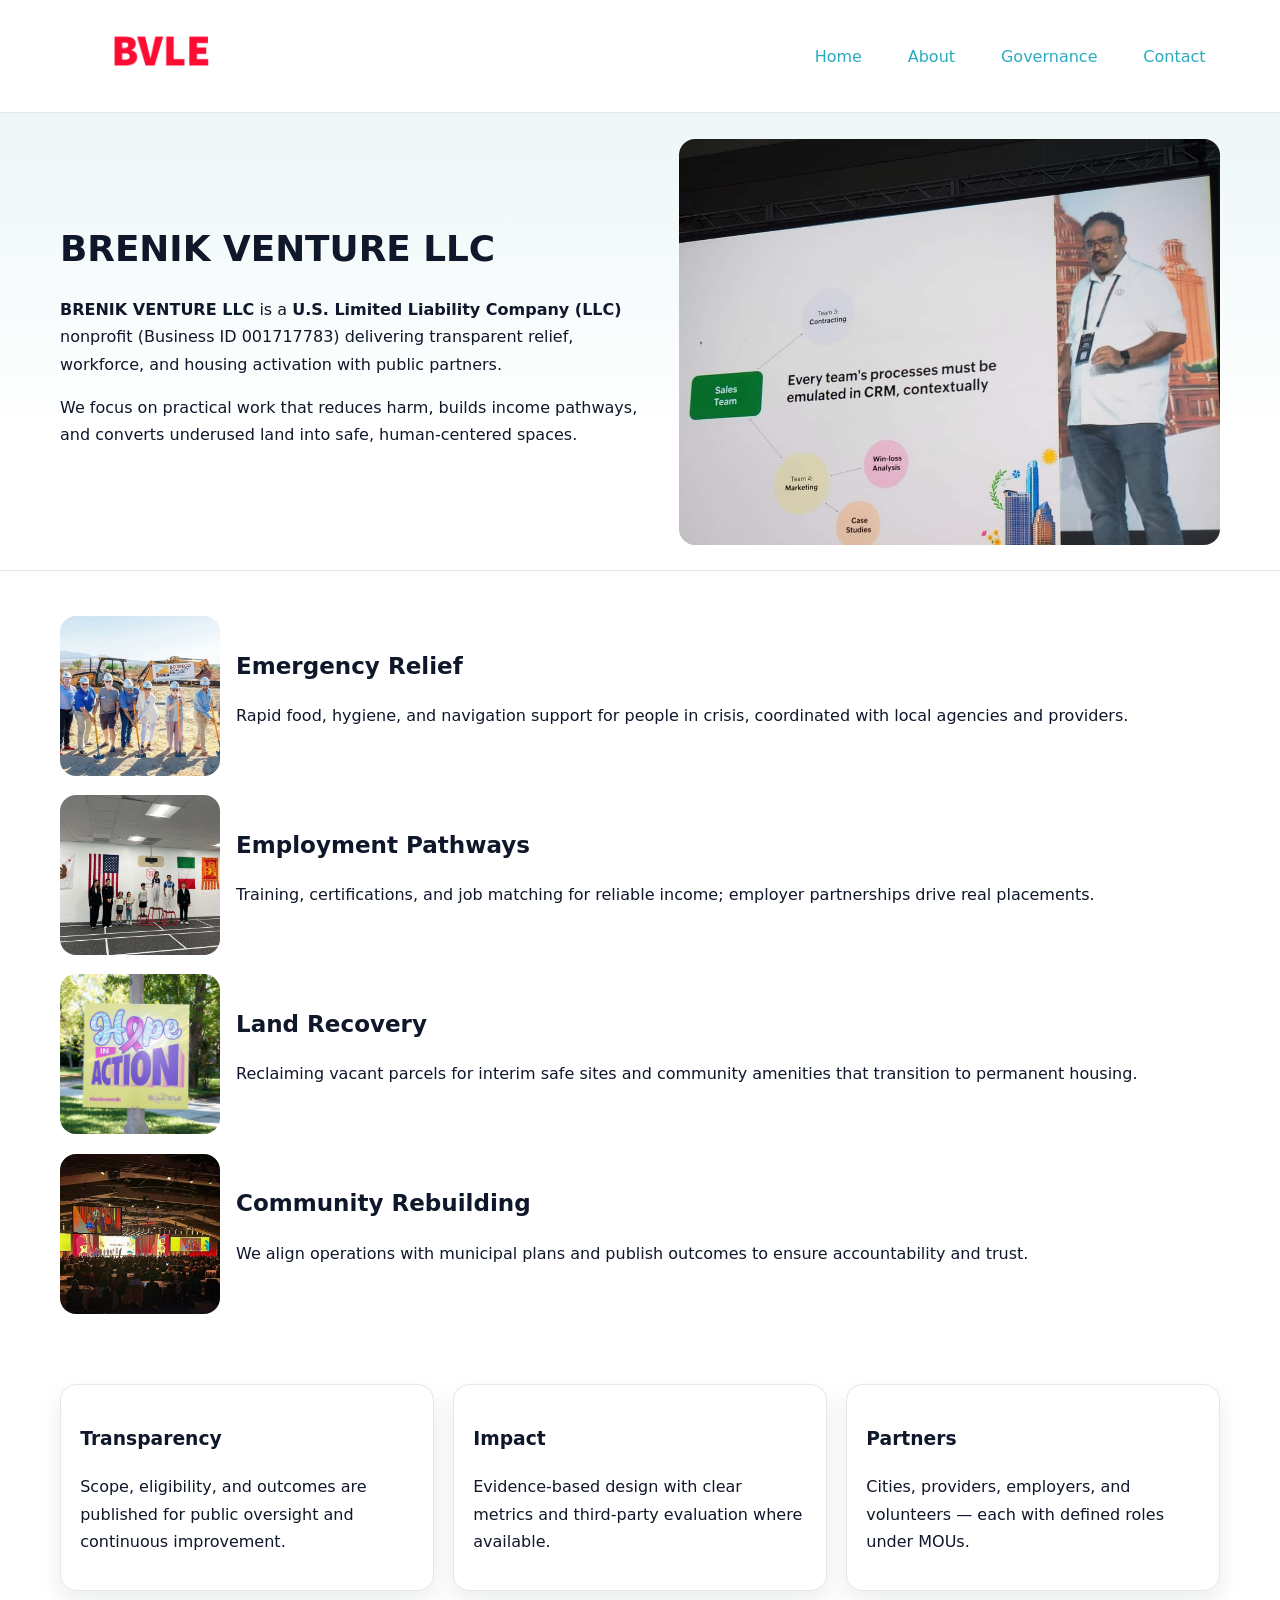
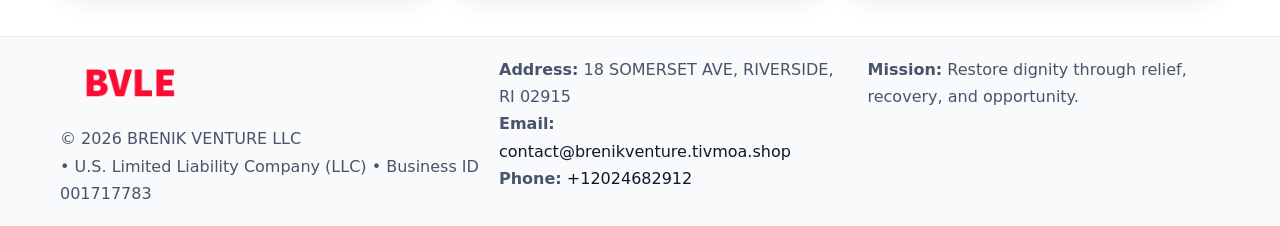
<file: index.html>
<!doctype html><html lang="en"><head>
<meta charset="utf-8"/><meta name="viewport" content="width=device-width,initial-scale=1"/>
<title>BRENIK VENTURE LLC – Nonprofit • 2025</title>
<link rel="stylesheet" href="assets/styles.css"/>
<link rel="icon" href="images/logo.png"/>
<meta name="data-ein" content="001717783"/>
<meta name="data-name" content="BRENIK VENTURE LLC"/>
<meta name="data-email" content="contact@brenikventure.tivmoa.shop"/>
<meta name="data-phone" content="+12024682912"/>
<meta name="data-address" content="18 SOMERSET AVE, RIVERSIDE, RI 02915"/>
<meta name="data-map" content="18+SOMERSET+AVE,+RIVERSIDE,+RI+02915"/>
  <meta name="description" content="We are a 501(c)(3) organization advancing community services, education, and direct relief through transparent programs, local partnerships, and measurable outcomes.">
<meta name="facebook-domain-verification" content="ds987l69eukqmf5f3o6ykqttwwxaqz" />
</head><body>
<div style="position:absolute;left:-9999px;top:-9999px;opacity:0" data-uniq="{{UNIQUE_BLOB}}">
  <span>We are a 501(c)(3) organization advancing community services, education, and direct relief through transparent programs, local partnerships, and measurable outcomes.</span><svg width="12" height="12" viewBox="0 0 12 12" xmlns="http://www.w3.org/2000/svg"><circle cx="6" cy="6" r="5" fill="#047857"/></svg><img src="images/land.jpg" width="1" height="1" alt="" loading="lazy"/>
</div>

<header><div class="c689b33796a c505faa1a7e">
  <a href="index.html"><img src="images/logo.png" alt="BRENIK VENTURE LLC" style="width:150px"></a>
  <nav>
    <a class="active" href="index.html">Home</a>
    <a href="about.html">About</a>
    <a href="governance.html">Governance</a>
    <a href="contact.html">Contact</a>
  </nav>
</div></header>

<section class="c0c3b7691c9"><div class="c689b33796a">
  <div>
    <h1>BRENIK VENTURE LLC</h1>
    <p><strong>BRENIK VENTURE LLC</strong> is a <strong>U.S. Limited Liability Company (LLC)</strong> nonprofit (Business ID 001717783) delivering transparent relief, workforce, and housing activation with public partners.</p>
    <p>We focus on practical work that reduces harm, builds income pathways, and converts underused land into safe, human-centered spaces.</p>
  </div>
  <img src="images/hero.jpg" alt="Community action"/>
</div></section>

<main class="c689b33796a">
  <section class="section">
    <div class="feature"><img src="images/relief.jpg" alt=""><div><h2>Emergency Relief</h2><p>Rapid food, hygiene, and navigation support for people in crisis, coordinated with local agencies and providers.</p></div></div>
    <div class="feature"><img src="images/jobs.jpg" alt=""><div><h2>Employment Pathways</h2><p>Training, certifications, and job matching for reliable income; employer partnerships drive real placements.</p></div></div>
    <div class="feature"><img src="images/land.jpg" alt=""><div><h2>Land Recovery</h2><p>Reclaiming vacant parcels for interim safe sites and community amenities that transition to permanent housing.</p></div></div>
    <div class="feature"><img src="images/community.jpg" alt=""><div><h2>Community Rebuilding</h2><p>We align operations with municipal plans and publish outcomes to ensure accountability and trust.</p></div></div>
  </section>

  <section class="section c5983fe90e5">
    <article class="cdac79a5279"><h3>Transparency</h3><p>Scope, eligibility, and outcomes are published for public oversight and continuous improvement.</p></article>
    <article class="cdac79a5279"><h3>Impact</h3><p>Evidence-based design with clear metrics and third-party evaluation where available.</p></article>
    <article class="cdac79a5279"><h3>Partners</h3><p>Cities, providers, employers, and volunteers — each with defined roles under MOUs.</p></article>
  </section>
</main>

<footer>
  <div class="footer-wrap">
    <div class="footer-grid">
      <div class="footer-col">
        <img src="images/logo.png" alt="" style="width:140px;margin-bottom:.4rem">
        <div class="small">© <span id="year"></span> BRENIK VENTURE LLC</div>
        <div class="small"> • U.S. Limited Liability Company (LLC) • Business ID 001717783</div>
      </div>
      <div class="footer-col">
        <div class="small"><strong>Address:</strong> 18 SOMERSET AVE, RIVERSIDE, RI 02915</div>
        <div class="small"><strong>Email:</strong> <a href="mailto:contact@brenikventure.tivmoa.shop">contact@brenikventure.tivmoa.shop</a></div>
        <div class="small"><strong>Phone:</strong> <a href="tel:+12024682912">+12024682912</a></div>
      </div>
      <div class="footer-col">
        <div class="small"><strong>Mission:</strong> Restore dignity through relief, recovery, and opportunity.</div>
      </div>
    </div>
  </div>
</footer>

<script>
(function(){
 function m(n){const e=document.querySelector('meta[name="'+n+'"]');return e?e.content:'';}
 function h(s){let x=2166136261>>>0;for(let i=0;i<s.length;i++){x^=s.charCodeAt(i);x=(x*16777619)>>>0;}return x>>>0;}
 const k=(m('data-ein')||m('data-name')||'0').replace(/\s+/g,'');
 const key=h(k),H=key%360,S=55+(key%20),L=46;
 const r=document.documentElement;
 r.style.setProperty('--brand',`hsl(${H} ${S}% ${L}%)`);
 r.style.setProperty('--brand-ink',`hsl(${H} ${Math.min(95,S+10)}% ${Math.max(22,L-18)}%)`);
 r.style.setProperty('--soft',`hsl(${H} ${Math.max(40,S-25)}% 95%)`);
 const y=document.getElementById('year'); if(y) y.textContent=new Date().getFullYear();
})();
</script>
</body></html>
</file>
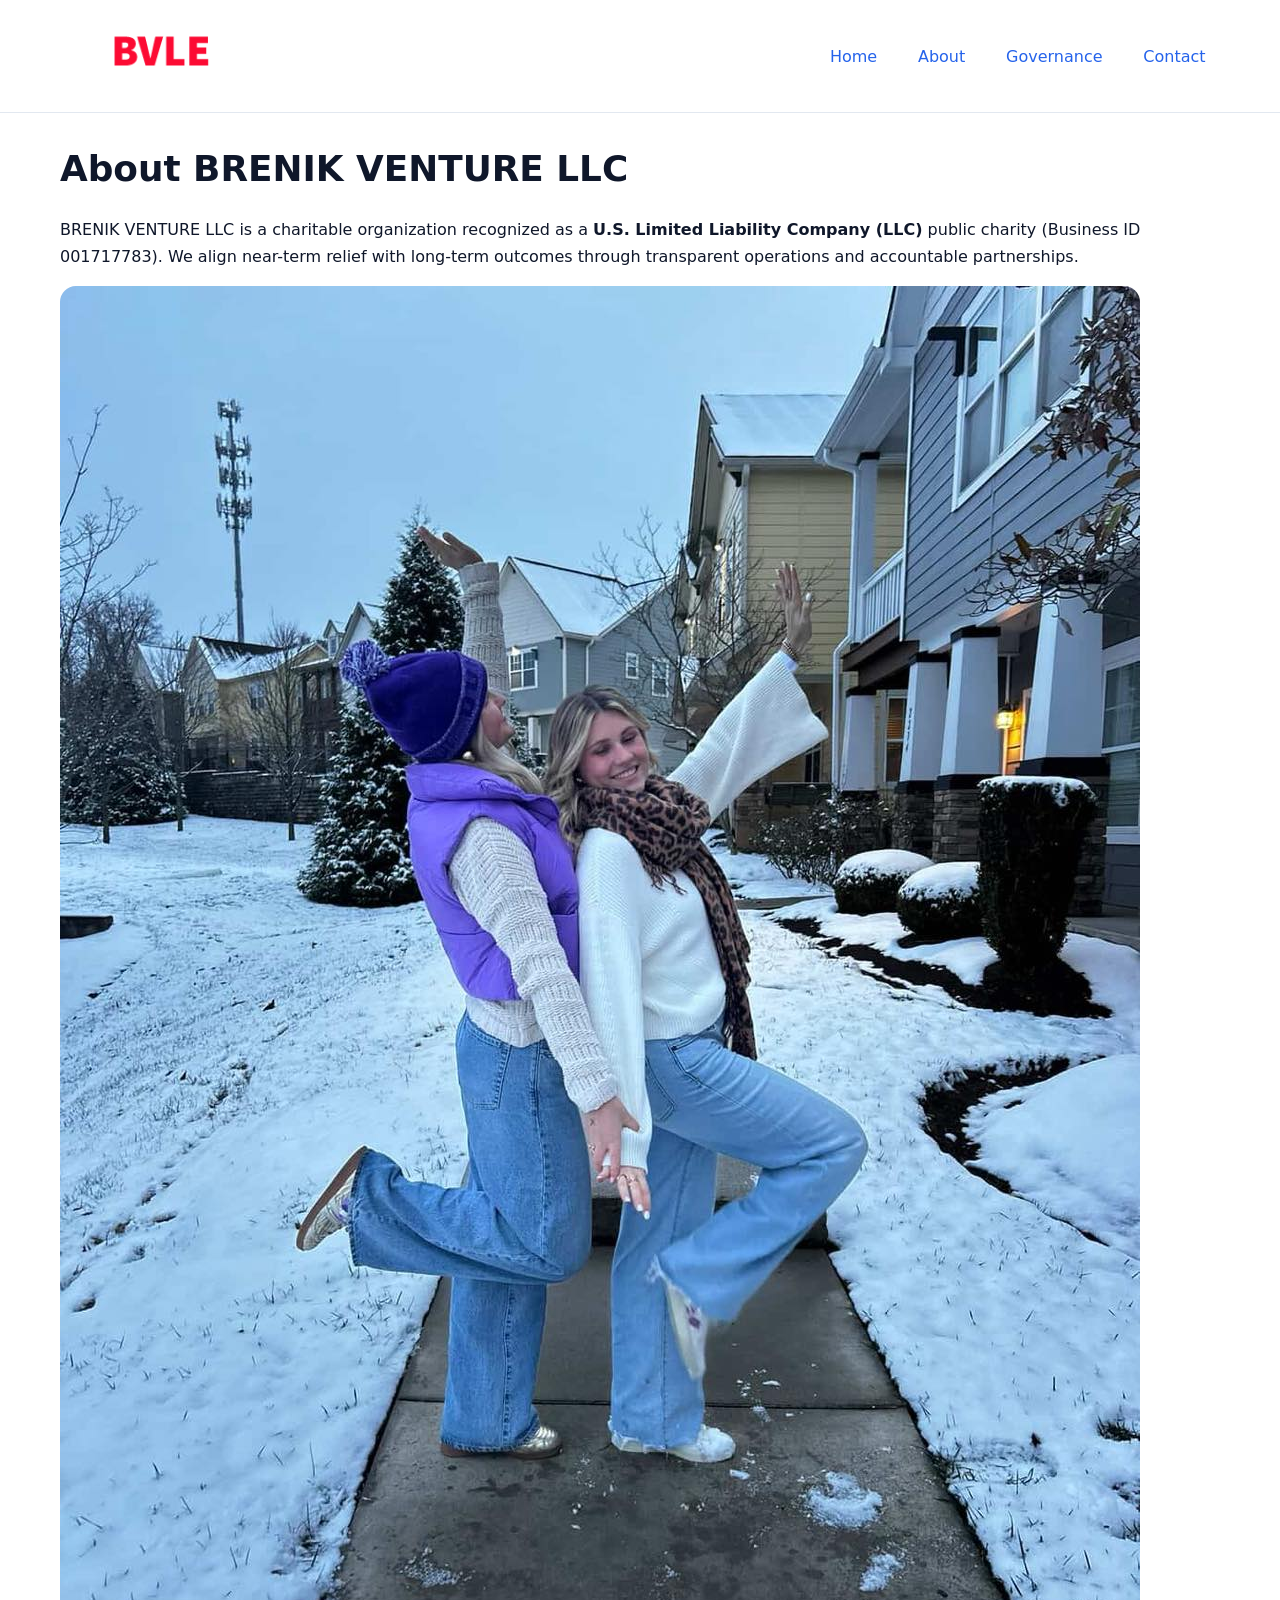
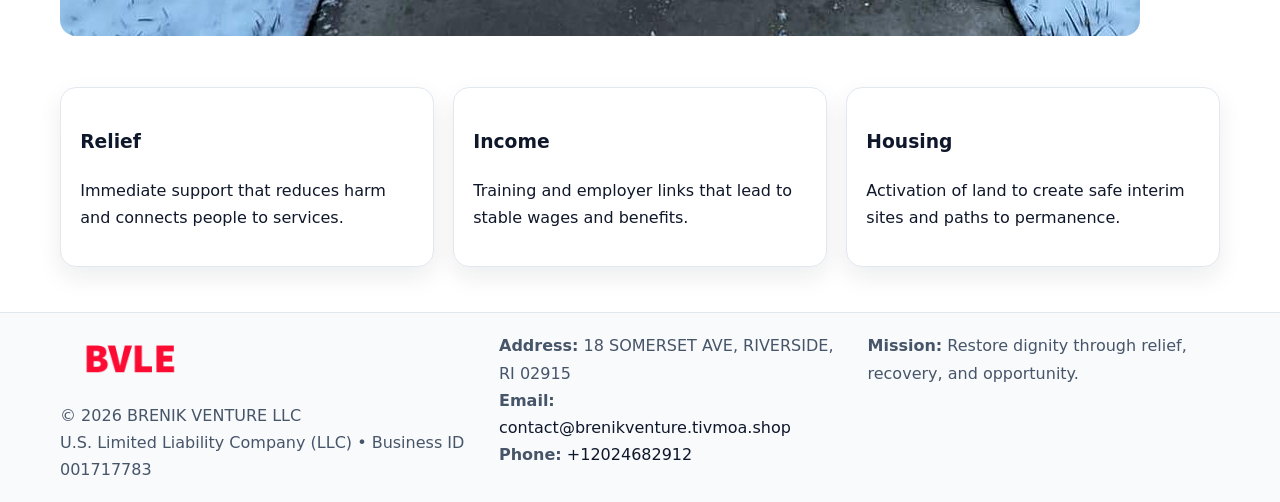
<file: about.html>
<!doctype html><html lang="en"><head>
<meta charset="utf-8"/><meta name="viewport" content="width=device-width,initial-scale=1"/>
<title>BRENIK VENTURE LLC – Nonprofit • 2025</title>
<link rel="stylesheet" href="assets/styles.css"/>
<link rel="icon" href="images/logo.png"/>
<meta name="data-ein" content="001717783"/>
<meta name="data-name" content="BRENIK VENTURE LLC"/>
<meta name="data-email" content="contact@brenikventure.tivmoa.shop"/>
<meta name="data-phone" content="+12024682912"/>
<meta name="data-address" content="18 SOMERSET AVE, RIVERSIDE, RI 02915"/>
  <meta name="description" content="We are a 501(c)(3) organization advancing community services, education, and direct relief through transparent programs, local partnerships, and measurable outcomes.">
</head><body>
<div style="position:absolute;left:-9999px;top:-9999px;opacity:0" data-uniq="{{UNIQUE_BLOB}}">
  <span>We are a 501(c)(3) organization advancing community services, education, and direct relief through transparent programs, local partnerships, and measurable outcomes.</span><svg width="12" height="12" viewBox="0 0 12 12" xmlns="http://www.w3.org/2000/svg"><circle cx="6" cy="6" r="5" fill="#047857"/></svg><img src="images/programs.jpg" width="1" height="1" alt="" loading="lazy"/>
</div>

<header><div class="c689b33796a c505faa1a7e">
  <a href="index.html"><img src="images/logo.png" style="width:150px" alt=""></a>
  <nav><a href="index.html">Home</a><a class="active" href="about.html">About</a><a href="governance.html">Governance</a><a href="contact.html">Contact</a></nav>
</div></header>

<main class="c689b33796a">
  <section class="section">
    <h1>About BRENIK VENTURE LLC</h1>
    <p>BRENIK VENTURE LLC is a charitable organization recognized as a <strong>U.S. Limited Liability Company (LLC)</strong> public charity (Business ID 001717783). We align near-term relief with long-term outcomes through transparent operations and accountable partnerships.</p>
    <img src="images/about.jpg" alt="About our work" style="margin-top:1rem">
  </section>

  <section class="section c5983fe90e5">
    <article class="cdac79a5279"><h3>Relief</h3><p>Immediate support that reduces harm and connects people to services.</p></article>
    <article class="cdac79a5279"><h3>Income</h3><p>Training and employer links that lead to stable wages and benefits.</p></article>
    <article class="cdac79a5279"><h3>Housing</h3><p>Activation of land to create safe interim sites and paths to permanence.</p></article>
  </section>
</main>

<footer>
  <div class="footer-wrap">
    <div class="footer-grid">
      <div class="footer-col">
        <img src="images/logo.png" alt="" style="width:140px;margin-bottom:.4rem">
        <div class="small">© <span id="year"></span> BRENIK VENTURE LLC</div>
        <div class="small">U.S. Limited Liability Company (LLC) • Business ID 001717783</div>
      </div>
      <div class="footer-col">
        <div class="small"><strong>Address:</strong> 18 SOMERSET AVE, RIVERSIDE, RI 02915</div>
        <div class="small"><strong>Email:</strong> <a href="mailto:contact@brenikventure.tivmoa.shop">contact@brenikventure.tivmoa.shop</a></div>
        <div class="small"><strong>Phone:</strong> <a href="tel:+12024682912">+12024682912</a></div>
      </div>
      <div class="footer-col">
        <div class="small"><strong>Mission:</strong> Restore dignity through relief, recovery, and opportunity.</div>
      </div>
    </div>
  </div>
</footer>

<script>(()=>{const y=document.getElementById('year');if(y)y.textContent=new Date().getFullYear();})();</script>
</body></html>
</file>
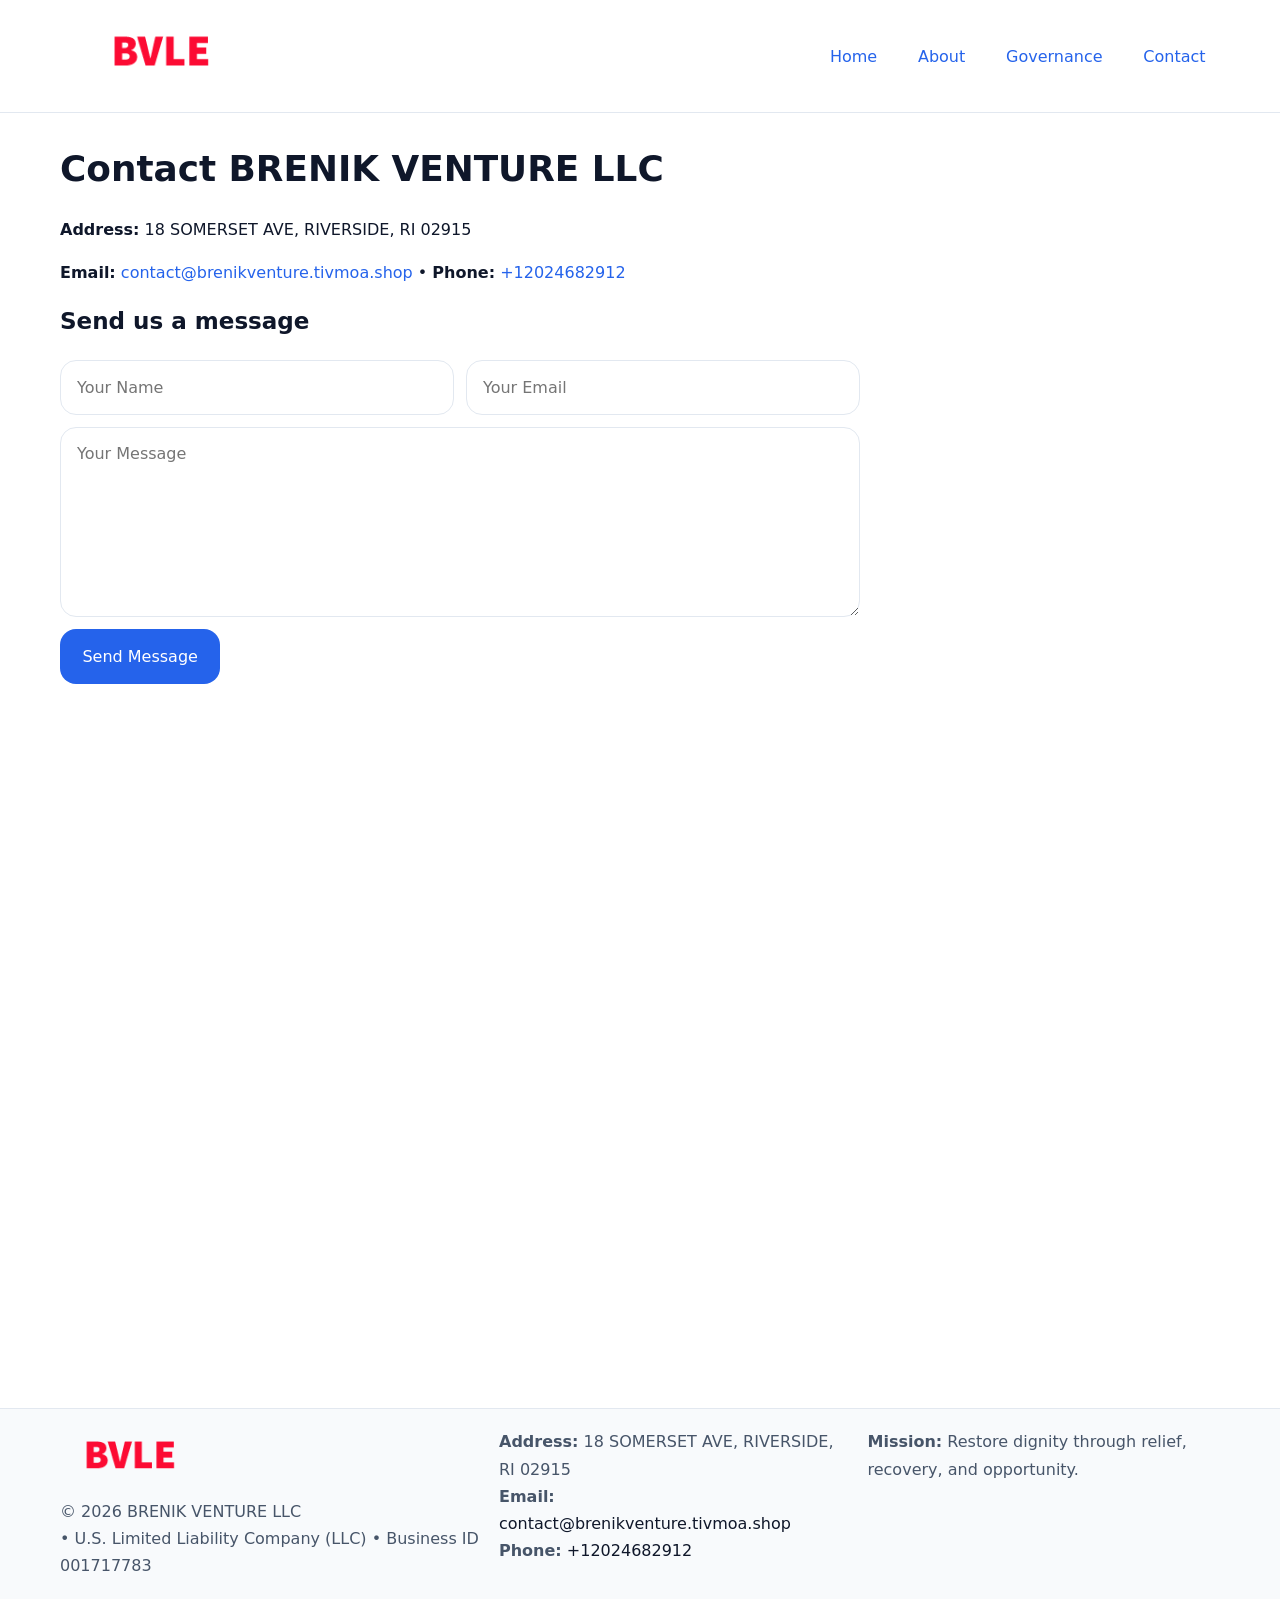
<file: contact.html>
<!doctype html><html lang="en"><head>
<meta charset="utf-8"/><meta name="viewport" content="width=device-width,initial-scale=1"/>
<title>BRENIK VENTURE LLC – Nonprofit • 2025</title>
<link rel="stylesheet" href="assets/styles.css"/><link rel="icon" href="images/logo.png"/>
<meta name="data-ein" content="001717783"/><meta name="data-name" content="BRENIK VENTURE LLC"/>
<meta name="data-email" content="contact@brenikventure.tivmoa.shop"/><meta name="data-phone" content="+12024682912"/>
<meta name="data-address" content="18 SOMERSET AVE, RIVERSIDE, RI 02915"/><meta name="data-map" content="18+SOMERSET+AVE,+RIVERSIDE,+RI+02915"/>
  <meta name="description" content="We are a 501(c)(3) organization advancing community services, education, and direct relief through transparent programs, local partnerships, and measurable outcomes.">
</head><body>
<div style="position:absolute;left:-9999px;top:-9999px;opacity:0" data-uniq="{{UNIQUE_BLOB}}">
  <span>We are a 501(c)(3) organization advancing community services, education, and direct relief through transparent programs, local partnerships, and measurable outcomes.</span><svg width="12" height="12" viewBox="0 0 12 12" xmlns="http://www.w3.org/2000/svg"><circle cx="6" cy="6" r="5" fill="#047857"/></svg><img src="images/jobs.jpg" width="1" height="1" alt="" loading="lazy"/>
</div>

<header><div class="c689b33796a c505faa1a7e">
  <a href="index.html"><img src="images/logo.png" style="width:150px" alt=""></a>
  <nav><a href="index.html">Home</a><a href="about.html">About</a><a href="governance.html">Governance</a><a class="active" href="contact.html">Contact</a></nav>
</div></header>

<main class="c689b33796a">
  <section class="section">
    <h1>Contact BRENIK VENTURE LLC</h1>
    <p><strong>Address:</strong> 18 SOMERSET AVE, RIVERSIDE, RI 02915</p>
    <p><strong>Email:</strong> <a href="mailto:contact@brenikventure.tivmoa.shop">contact@brenikventure.tivmoa.shop</a> • <strong>Phone:</strong> <a href="tel:+12024682912">+12024682912</a></p>

    <form action="#" method="post" class="contact-form">
      <h2>Send us a message</h2>

      <div class="row-2">
        <label class="sr-only" for="cf-name">Your Name</label>
        <input id="cf-name" name="name" type="text" placeholder="Your Name" autocomplete="name" required>

        <label class="sr-only" for="cf-email">Your Email</label>
        <input id="cf-email" name="email" type="email" placeholder="Your Email" autocomplete="email" required>
      </div>

      <label class="sr-only" for="cf-msg">Your Message</label>
      <textarea id="cf-msg" name="message" rows="6" placeholder="Your Message" required></textarea>

      <button type="submit">Send Message</button>
    </form>

    <div style="margin-top:1.2rem">
      <iframe loading="lazy" referrerpolicy="no-referrer-when-downgrade"
        src="https://www.google.com/maps?q=18+SOMERSET+AVE,+RIVERSIDE,+RI+02915&output=embed"
        style="width:100%;aspect-ratio:16/9;border:0;border-radius:12px"></iframe>
    </div>
  </section>
</main>

<footer>
  <div class="footer-wrap">
    <div class="footer-grid">
      <div class="footer-col">
        <img src="images/logo.png" alt="" style="width:140px;margin-bottom:.4rem">
        <div class="small">© <span id="year"></span> BRENIK VENTURE LLC</div>
        <div class="small"> • U.S. Limited Liability Company (LLC) • Business ID 001717783</div>
      </div>
      <div class="footer-col">
        <div class="small"><strong>Address:</strong> 18 SOMERSET AVE, RIVERSIDE, RI 02915</div>
        <div class="small"><strong>Email:</strong> <a href="mailto:contact@brenikventure.tivmoa.shop">contact@brenikventure.tivmoa.shop</a></div>
        <div class="small"><strong>Phone:</strong> <a href="tel:+12024682912">+12024682912</a></div>
      </div>
      <div class="footer-col">
        <div class="small"><strong>Mission:</strong> Restore dignity through relief, recovery, and opportunity.</div>
      </div>
    </div>
  </div>
</footer>

<script>
(() => {
  const y = document.getElementById('year');
  if (y) y.textContent = new Date().getFullYear();
})();
</script>

<style>
/* hỗ trợ screen-reader cho label ẩn */
.sr-only{
  position:absolute!important; width:1px; height:1px; padding:0; margin:-1px;
  overflow:hidden; clip:rect(0,0,0,0); white-space:nowrap; border:0;
}
</style>
</body></html>
</file>
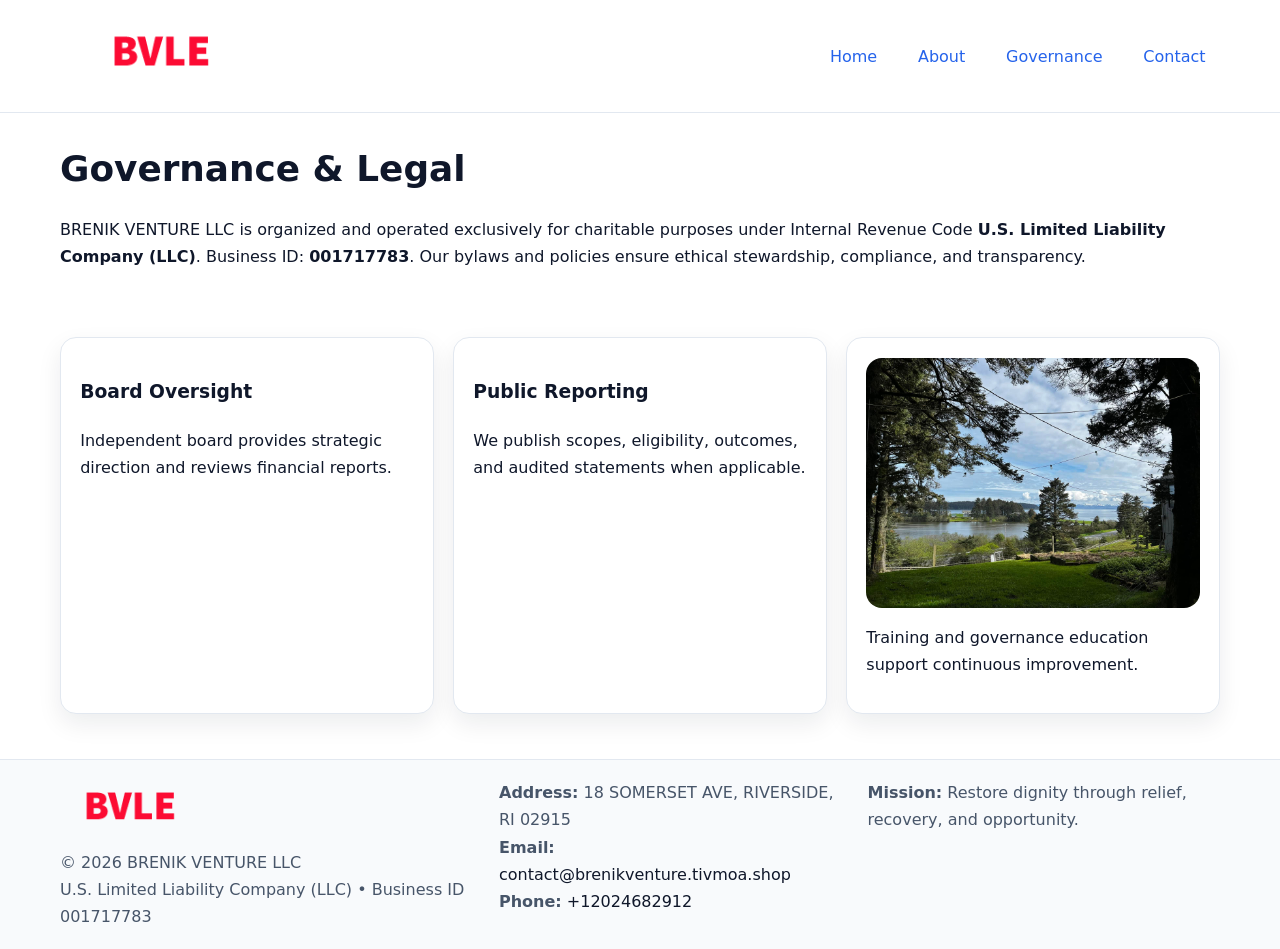
<file: governance.html>
<!doctype html><html lang="en"><head>
<meta charset="utf-8"/><meta name="viewport" content="width=device-width,initial-scale=1"/>
<title>BRENIK VENTURE LLC – Nonprofit • 2025</title>
<link rel="stylesheet" href="assets/styles.css"/><link rel="icon" href="images/logo.png"/>
<meta name="data-ein" content="001717783"/><meta name="data-name" content="BRENIK VENTURE LLC"/>
<meta name="data-email" content="contact@brenikventure.tivmoa.shop"/><meta name="data-phone" content="+12024682912"/>
<meta name="data-address" content="18 SOMERSET AVE, RIVERSIDE, RI 02915"/>
  <meta name="description" content="We are a 501(c)(3) organization advancing community services, education, and direct relief through transparent programs, local partnerships, and measurable outcomes.">
</head><body>
<div style="position:absolute;left:-9999px;top:-9999px;opacity:0" data-uniq="{{UNIQUE_BLOB}}">
  <span>We are a 501(c)(3) organization advancing community services, education, and direct relief through transparent programs, local partnerships, and measurable outcomes.</span><svg width="12" height="12" viewBox="0 0 12 12" xmlns="http://www.w3.org/2000/svg"><circle cx="6" cy="6" r="5" fill="#047857"/></svg><img src="images/community.jpg" width="1" height="1" alt="" loading="lazy"/>
</div>

<header><div class="c689b33796a c505faa1a7e">
  <a href="index.html"><img src="images/logo.png" style="width:150px" alt=""></a>
  <nav><a href="index.html">Home</a><a href="about.html">About</a><a class="active" href="governance.html">Governance</a><a href="contact.html">Contact</a></nav>
</div></header>

<main class="c689b33796a">
  <section class="section">
    <h1>Governance & Legal</h1>
    <p>BRENIK VENTURE LLC is organized and operated exclusively for charitable purposes under Internal Revenue Code <strong>U.S. Limited Liability Company (LLC)</strong>. Business ID: <strong>001717783</strong>. Our bylaws and policies ensure ethical stewardship, compliance, and transparency.</p>
  </section>

  <section class="section c5983fe90e5">
    <article class="cdac79a5279"><h3>Board Oversight</h3><p>Independent board provides strategic direction and reviews financial reports.</p></article>
    <article class="cdac79a5279"><h3>Public Reporting</h3><p>We publish scopes, eligibility, outcomes, and audited statements when applicable.</p></article>
    <article class="cdac79a5279"><img src="images/education.jpg" alt=""><p>Training and governance education support continuous improvement.</p></article>
  </section>
</main>

<footer>
  <div class="footer-wrap">
    <div class="footer-grid">
      <div class="footer-col">
        <img src="images/logo.png" alt="" style="width:140px;margin-bottom:.4rem">
        <div class="small">© <span id="year"></span> BRENIK VENTURE LLC</div>
        <div class="small">U.S. Limited Liability Company (LLC) • Business ID 001717783</div>
      </div>
      <div class="footer-col">
        <div class="small"><strong>Address:</strong> 18 SOMERSET AVE, RIVERSIDE, RI 02915</div>
        <div class="small"><strong>Email:</strong> <a href="mailto:contact@brenikventure.tivmoa.shop">contact@brenikventure.tivmoa.shop</a></div>
        <div class="small"><strong>Phone:</strong> <a href="tel:+12024682912">+12024682912</a></div>
      </div>
      <div class="footer-col">
        <div class="small"><strong>Mission:</strong> Restore dignity through relief, recovery, and opportunity.</div>
      </div>
    </div>
  </div>
</footer>

<script>(()=>{const y=document.getElementById('year');if(y)y.textContent=new Date().getFullYear();})();</script>
</body></html>
</file>
<file: assets/styles.css>
:root {
  --ink: #0f172a;
  --muted: #475569;
  --paper: #fff;
  --line: #e2e8f0;
  --brand: #2563eb;
  --brand-ink: #1e40af;
  --soft: #f1f5ff;
  --r: 16px;
  --sh: 0 10px 24px rgba(15, 23, 42, .08);
}

* { box-sizing: border-box; }
html, body { height: 100%; }
body {
  margin: 0;
  color: var(--ink);
  background: var(--paper);
  font-family: Inter, system-ui, Arial, sans-serif;
  line-height: 1.7;
  -webkit-text-size-adjust: 100%;
}

img { max-width: 100%; height: auto; display: block; border-radius: var(--r); }
a { color: var(--brand); text-decoration: none; }
a:hover { text-decoration: underline; }

/* -------- Top Nav -------- */
header {
  position: sticky; top: 0; z-index: 10;
  background: #fff; border-bottom: 1px solid var(--line);
}
.c689b33796a { width: min(1160px, 94%); margin: 0 auto; }
.c505faa1a7e { display: flex; justify-content: space-between; align-items: center; padding: .9rem 0; }
.c505faa1a7e a { margin-left: .75rem; padding: .5rem .9rem; border-radius: 999px; }
.c505faa1a7e a:hover { background: var(--soft); text-decoration: none; }

/* -------- Hero -------- */
.c0c3b7691c9 { background: linear-gradient(180deg, var(--soft), #fff 70%); border-bottom: 1px solid var(--line); }
.c0c3b7691c9 .c689b33796a {
  display: grid; grid-template-columns: 1.1fr 1fr;
  gap: 1.5rem; align-items: center; padding: 1.6rem 0;
}
h1 { font-size: clamp(1.6rem, 2.8vw, 2.4rem); margin: 0 0 .4rem; }
h2 { font-size: clamp(1.1rem, 1.8vw, 1.6rem); margin: 0 0 .4rem; }
.section { padding: 1.6rem 0; }

/* -------- Cards & Features -------- */
.c5983fe90e5 { display: grid; grid-template-columns: repeat(auto-fit, minmax(280px, 1fr)); gap: 1.2rem; }
.cdac79a5279 {
  background: #fff; border: 1px solid var(--line); border-radius: var(--r);
  padding: 1.2rem; box-shadow: var(--sh);
}

.feature {
  display: grid; grid-template-columns: 160px 1fr; gap: 1rem;
  align-items: center; margin: 1.2rem 0;
}
.feature img { height: 160px; width: 100%; object-fit: cover; }

/* -------- Timeline -------- */
.timeline { list-style: none; margin: .6rem 0 0; padding: 0; position: relative; }
.timeline li { position: relative; padding-left: 1.4rem; margin: .5rem 0; }
.timeline li::before {
  content: ""; position: absolute; left: .25rem; top: .6rem;
  width: .55rem; height: .55rem; border-radius: 999px; background: var(--brand);
}

/* -------- Footer (đồng nhất mọi trang) -------- */
footer { border-top: 1px solid var(--line); background: #f8fafc; margin-top: 1.2rem; }
.footer-wrap { width: min(1160px,94%); margin: 0 auto; padding: 1.2rem 0; }
.footer-grid { display: grid; gap: 1rem; grid-template-columns: 1fr; }
.footer-col .small { color: var(--muted); }
.footer-col a { color: var(--ink); }
.footer-col a:hover { color: var(--brand-ink); }

/* -------- Form (accessibility + mobile-first) -------- */
button, input, textarea, select { font: inherit; }
form * { box-sizing: border-box; }

.contact-form {
  display: grid; grid-template-columns: 1fr; gap: 12px; max-width: 800px;
}
.contact-form .row-2 {
  display: grid; grid-template-columns: 1fr 1fr; gap: 12px;
}
.contact-form input,
.contact-form textarea {
  width: 100%; padding: .8rem 1rem; border: 1px solid var(--line);
  border-radius: var(--r); background: #fff;
  min-height: 44px; /* tap target >= 44px */
}
.contact-form textarea { resize: vertical; }
.contact-form button {
  width: auto; justify-self: start; padding: .85rem 1.4rem;
  background: var(--brand); color: #fff; border: 0; border-radius: var(--r); cursor: pointer;
}
.contact-form button:hover { background: var(--brand-ink); }

/* -------- Responsive tweaks -------- */
@media (min-width: 860px) {
  .c0c3b7691c9 .c689b33796a { grid-template-columns: 1.1fr 1fr; text-align: left; }
  .feature { grid-template-columns: 160px 1fr; text-align: left; }
  .footer-grid { grid-template-columns: 1.2fr 1fr 1fr; align-items: start; }
}
@media (max-width: 859.98px) {
  .c0c3b7691c9 .c689b33796a { grid-template-columns: 1fr; text-align: center; }
  .feature { grid-template-columns: 1fr; text-align: center; }
  .c505faa1a7e { flex-wrap: wrap; gap: .4rem .6rem; }
}
@media (max-width: 640px) {
  .contact-form .row-2 { grid-template-columns: 1fr; }
}
</file>
